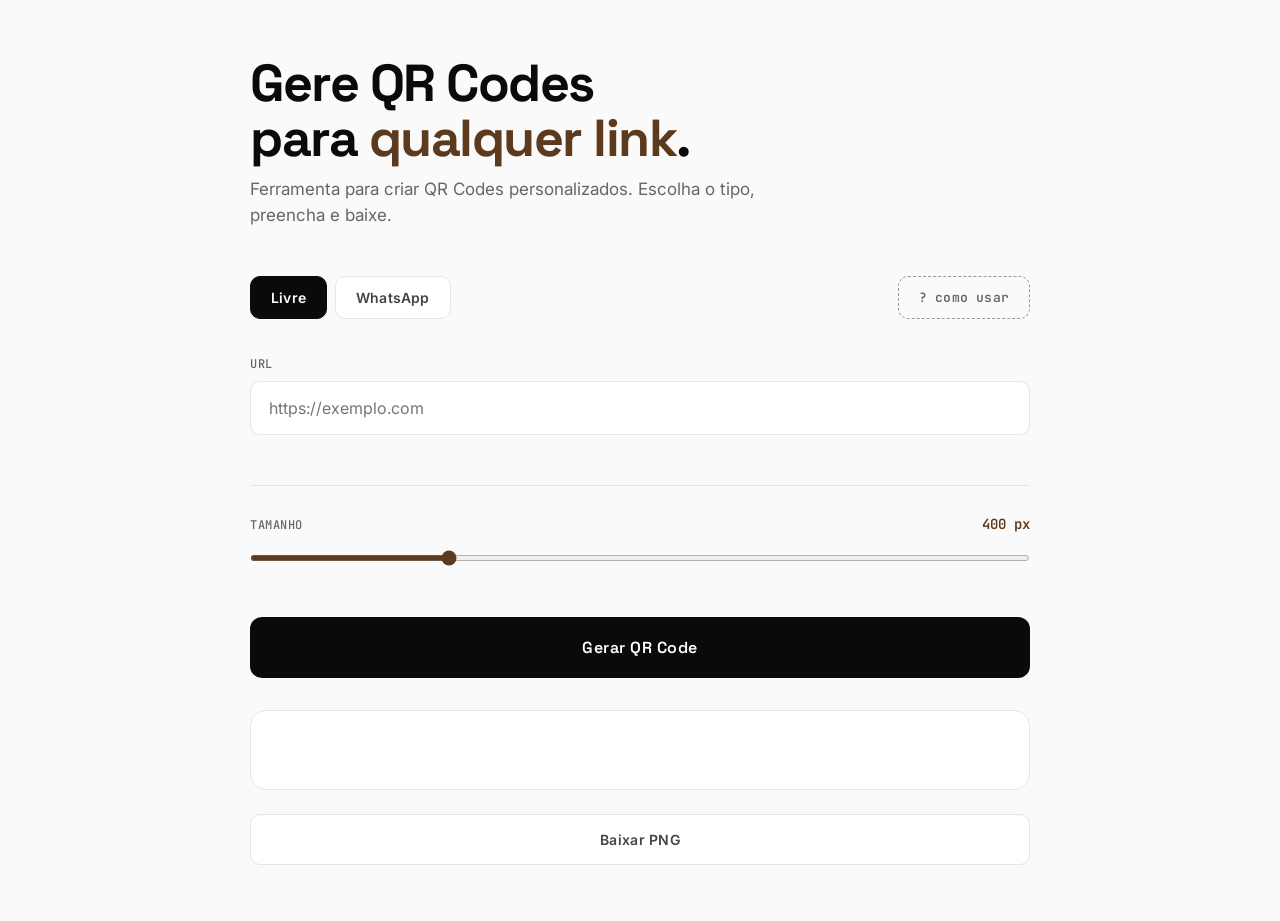
<file: index.html>
<!DOCTYPE html>
<html lang="PT-BR">

<head>
  <meta charset="UTF-8">
  <meta name="viewport" content="width=device-width, initial-scale=1.0">

  <!-- SEO -->
  <title>Gerador de QR Code Online — Grátis e Sem Cadastro</title>
  <meta name="description"
    content="Gerador de QR Code online gratuito. Crie QR Codes personalizados para links, WhatsApp e qualquer URL. Sem cadastro, sem marca d'água, direto no navegador.">
  <meta name="keywords"
    content="gerador de qr code, qr code online, criar qr code, qr code grátis, qr code whatsapp, gerador qr code gratuito">
  <meta name="author" content="Gustavo Motta">
  <meta name="robots" content="index, follow">
  <meta name="language" content="Portuguese">
  <meta name="theme-color" content="#0A0A0A">

  <!-- URL Canônica -->
  <link rel="canonical" href="https://qrcode.gustavomotta.dev.br/">

  <!-- Open Graph (WhatsApp, Facebook, LinkedIn) -->
  <meta property="og:type" content="website">
  <meta property="og:url" content="https://qrcode.gustavomotta.dev.br/">
  <meta property="og:title" content="Gerador de QR Code Online - Grátis e Sem Cadastro">
  <meta property="og:description"
    content="Crie QR Codes personalizados para links, WhatsApp e qualquer URL. Sem cadastro, sem marca d'água.">
  <meta property="og:locale" content="pt_BR">
  <meta property="og:site_name" content="Gerador de QR Code">

  <!-- Twitter Card -->
  <meta name="twitter:card" content="summary">
  <meta name="twitter:title" content="Gerador de QR Code Online - Grátis e Sem Cadastro">
  <meta name="twitter:description" content="Crie QR Codes personalizados para qualquer link. Sem cadastro.">

  <!-- Favicon -->
  <link rel="icon" href="diagram.svg" type="image/svg+xml">

  <!-- Fonts -->
  <link rel="preconnect" href="https://fonts.googleapis.com">
  <link rel="preconnect" href="https://fonts.gstatic.com" crossorigin>
  <link
    href="https://fonts.googleapis.com/css2?family=Inter:wght@400;500;600;700&family=JetBrains+Mono:wght@400;500;700&family=Space+Grotesk:wght@500;600;700&display=swap"
    rel="stylesheet">

  <!-- CSS -->
  <link rel="stylesheet" href="style.css">

  <!-- Dados estruturados (JSON-LD) -->
  <script type="application/ld+json">
  {
    "@context": "https://schema.org",
    "@type": "WebApplication",
    "name": "Gerador de QR Code",
    "url": "https://qrcode.gustavomotta.dev.br/",
    "description": "Gerador de QR Code online gratuito. Crie QR Codes personalizados para links, WhatsApp e qualquer URL.",
    "applicationCategory": "UtilityApplication",
    "operatingSystem": "Web",
    "browserRequirements": "Requer JavaScript",
    "offers": {
      "@type": "Offer",
      "price": "0",
      "priceCurrency": "BRL"
    },
    "author": {
      "@type": "Person",
      "name": "Gustavo Motta",
      "url": "https://www.linkedin.com/in/gustavomottadev",
      "sameAs": [
        "https://github.com/MottaGustavo",
        "https://www.linkedin.com/in/gustavomottadev"
      ]
    },
    "inLanguage": "pt-BR"
  }
  </script>

<body>

  <div class="container">

    <div class="header">
      <h1>Gere QR Codes<br>para <span>qualquer link</span>.</h1>
      <p>Ferramenta para criar QR Codes personalizados. Escolha o tipo, preencha e baixe.</p>
    </div>

    <!-- ABAS -->
    <div class="tabs">
      <button class="tab active" data-tab="custom">Livre</button>
      <button class="tab" data-tab="whatsapp">WhatsApp</button>
      <button class="tab help" data-tab="howto">? como usar</button>
    </div>

    <!-- LIVRE -->
    <div class="panel active" id="panel-custom">

      <label for="custom-url">URL</label>
      <input type="url" id="custom-url" placeholder="https://exemplo.com">
    </div>

    <!-- WHATSAPP -->
    <div class="panel" id="panel-whatsapp">

      <label for="wpp-number">Número do WhatsApp</label>
      <input type="text" id="wpp-number" placeholder="5547999999999">

      <label for="wpp-message">Mensagem pré-preenchida (opcional)</label>
      <textarea id="wpp-message" placeholder="Olá! Vim pelo QR Code e quero saber mais..."></textarea>
    </div>

    <!-- COMO USAR -->
    <div class="panel" id="panel-howto">
      <div class="how-to">
        <h3>Como <span>usar</span>.</h3>
        <p>Escolha a aba do tipo de link, preencha os dados e clique em <strong>Gerar QR Code</strong>.</p>

        <h4>Livre</h4>
        <ol>
          <li>Cole a URL completa, sempre com <code>https://</code></li>
          <li>Funciona com site, formulário, catálogo, rede social — qualquer link</li>
          <li>Clique em <code>Gerar QR Code</code> e baixe o PNG</li>
        </ol>

        <h4>WhatsApp</h4>
        <ol>
          <li>Digite o número com <code>55</code> + DDD + número (só dígitos)</li>
          <li>Escreva a mensagem que já virá pronta (opcional)</li>
          <li>Gere o QR — quem escanear abre a conversa direto</li>
        </ol>

        <h4>Salvar a imagem</h4>
        <ul>
          <li><strong>Desktop:</strong> clique em <code>Baixar PNG</code> e o arquivo baixa direto</li>
          <li><strong>Celular:</strong> segure a imagem do QR Code → <code>Salvar em Fotos</code></li>
          <li>Ou use o botão <code>Baixar PNG</code> para abrir o menu de compartilhamento</li>
        </ul>

        <h4>Dicas</h4>
        <ul>
          <li>Use <strong>fundo claro</strong> e <strong>QR escuro</strong> para melhor leitura</li>
          <li>Sempre <strong>teste escaneando</strong> com o celular antes de usar</li>
          <li>Para impressão em tamanhos grandes, use o tamanho máximo (1000 px)</li>
        </ul>
      </div>
    </div>

    <!-- PREVIEW DO LINK -->
    <div class="link-preview" id="link-preview">
      <div id="link-text"></div>
      <div class="link-preview-actions">
        <button onclick="copiarLink()">Copiar</button>
        <button onclick="testarLink()">Testar</button>
      </div>
    </div>

    <!-- OPÇÕES -->
    <div class="advanced">
      <div class="slider-row">
        <label for="size">Tamanho</label>
        <span class="value" id="size-value">400 px</span>
      </div>
      <input type="range" id="size" min="200" max="1000" step="50" value="400">
    </div>

    <!-- BOTÃO GERAR -->
    <button class="generate" onclick="gerar()">Gerar QR Code</button>

    <!-- QR -->
    <div id="qrcode-wrapper">
      <div id="qrcode"></div>
    </div>

    <!-- INSTRUÇÃO MOBILE -->
    <div class="mobile-hint" id="mobile-hint">
      <span class="mobile-hint-icon">📱</span>
      <div class="mobile-hint-text">
        <strong>Segure a imagem acima</strong>
        <span>→ Salvar em Fotos</span>
      </div>
    </div>

    <!-- DOWNLOAD -->
    <div class="actions">
      <button onclick="baixarPNG()">Baixar PNG</button>
    </div>

  </div>

  <!-- Biblioteca QRCode.js -->
  <script src="qrcode.min.js"></script>

  <script>
    // ===== DETECTAR MOBILE =====
    const isMobile = /Android|iPhone|iPad|iPod|Mobile/i.test(navigator.userAgent);

    // ===== TABS =====
    document.querySelectorAll('.tab').forEach(tab => {
      tab.addEventListener('click', () => {
        document.querySelectorAll('.tab').forEach(t => t.classList.remove('active'));
        document.querySelectorAll('.panel').forEach(p => p.classList.remove('active'));
        tab.classList.add('active');
        document.getElementById('panel-' + tab.dataset.tab).classList.add('active');
        atualizarPreview();
      });
    });

    // ===== SLIDER =====
    const sizeInput = document.getElementById('size');
    const sizeValue = document.getElementById('size-value');
    sizeInput.addEventListener('input', () => {
      sizeValue.textContent = sizeInput.value + ' px';
    });

    // ===== MONTAR LINK =====
    function montarLink() {
      const tab = document.querySelector('.tab.active').dataset.tab;

      if (tab === 'whatsapp') {
        const num = document.getElementById('wpp-number').value.replace(/\D/g, '');
        const msg = document.getElementById('wpp-message').value.trim();
        if (!num) return '';
        return 'https://wa.me/' + num + (msg ? '?text=' + encodeURIComponent(msg) : '');
      }

      if (tab === 'custom') {
        return document.getElementById('custom-url').value.trim();
      }

      return '';
    }

    // ===== PREVIEW =====
    function atualizarPreview() {
      const link = montarLink();
      const box = document.getElementById('link-preview');
      const txt = document.getElementById('link-text');
      if (link) {
        txt.textContent = '$ ' + link;
        box.classList.add('show');
      } else {
        box.classList.remove('show');
      }
    }

    document.querySelectorAll('input[type="text"], input[type="url"], textarea').forEach(el => {
      el.addEventListener('input', atualizarPreview);
    });

    // ===== COPIAR / TESTAR =====
    function copiarLink() {
      const link = montarLink();
      if (!link) return;
      navigator.clipboard.writeText(link).then(() => {
        const txt = document.getElementById('link-text');
        const original = txt.textContent;
        txt.textContent = '✓ link copiado';
        setTimeout(() => { txt.textContent = original; }, 1500);
      });
    }

    function testarLink() {
      const link = montarLink();
      if (!link) return;
      window.open(link, '_blank');
    }

    // ===== GERAR =====
    function gerar() {
      const link = montarLink();
      if (!link) { alert('Preencha os dados primeiro.'); return; }

      const size = parseInt(sizeInput.value);
      const div = document.getElementById('qrcode');
      div.innerHTML = '';

      new QRCode(div, {
        text: link,
        width: size,
        height: size,
        colorDark: '#0A0A0A',
        colorLight: '#FFFFFF',
        correctLevel: QRCode.CorrectLevel.H
      });

      // Mostra a instrução só no mobile
      if (isMobile) {
        document.getElementById('mobile-hint').classList.add('show');
      }
    }

    // ===== DOWNLOAD =====
    function baixarPNG() {
      const canvas = document.querySelector('#qrcode canvas');
      if (!canvas) { alert('Gere o QR Code primeiro.'); return; }

      // Desktop: baixa direto
      if (!isMobile) {
        canvas.toBlob((blob) => {
          const url = URL.createObjectURL(blob);
          const a = document.createElement('a');
          a.href = url;
          a.download = 'qrcode.png';
          a.click();
          setTimeout(() => URL.revokeObjectURL(url), 1000);
        }, 'image/png');
        return;
      }

      // Mobile: Web Share API primeiro
      canvas.toBlob((blob) => {
        if (!blob) { alert('Erro ao gerar imagem.'); return; }
        const file = new File([blob], 'qrcode.png', { type: 'image/png' });

        if (navigator.canShare && navigator.canShare({ files: [file] })) {
          navigator.share({
            files: [file],
            title: 'QR Code'
          }).catch((err) => {
            if (err.name !== 'AbortError') {
              abrirImagemParaSalvar(canvas);
            }
          });
          return;
        }
        abrirImagemParaSalvar(canvas);
      }, 'image/png');
    }

    // ===== FALLBACK: ABRIR IMAGEM EM NOVA ABA =====
    function abrirImagemParaSalvar(canvas) {
      const dataURL = canvas.toDataURL('image/png');
      const w = window.open();
      if (!w) { alert('Permita pop-ups para salvar a imagem.'); return; }

      w.document.write(`
        <!DOCTYPE html>
        <html>
          <head>
            <meta charset="UTF-8">
            <meta name="viewport" content="width=device-width, initial-scale=1">
            <title>Salvar QR Code</title>
            <style>
              * { box-sizing: border-box; margin: 0; padding: 0; }
              body {
                font-family: -apple-system, BlinkMacSystemFont, 'Segoe UI', sans-serif;
                background: #FAFAFA;
                display: flex; flex-direction: column;
                align-items: center; justify-content: center;
                min-height: 100vh; padding: 24px; text-align: center;
              }
              h1 { font-size: 20px; color: #0A0A0A; margin-bottom: 8px; font-weight: 700; }
              p { color: #666; font-size: 15px; margin-bottom: 24px; max-width: 320px; line-height: 1.5; }
              img {
                width: 100%; max-width: 320px; background: #fff; padding: 16px;
                border-radius: 12px; box-shadow: 0 4px 20px rgba(0,0,0,0.1);
              }
              .hint {
                margin-top: 24px; color: #5C3A1E; font-weight: 700; font-size: 15px;
                font-family: monospace; padding: 12px 20px;
                background: rgba(92, 58, 30, 0.08); border-radius: 8px;
              }
              .close {
                margin-top: 32px; padding: 12px 24px; background: #0A0A0A;
                color: #fff; border: none; border-radius: 8px;
                font-size: 14px; font-weight: 600; cursor: pointer;
              }
            </style>
          </head>
          <body>
            <h1>Seu QR Code está pronto</h1>
            <p>Toque e segure na imagem abaixo para salvar na sua galeria</p>
            <img src="${dataURL}" alt="QR Code">
            <p class="hint">toque longo → "Salvar em Fotos"</p>
            <button class="close" onclick="window.close()">Fechar</button>
          </body>
        </html>
      `);
      w.document.close();
    }

    atualizarPreview();
  </script>

</body>

</html>
</file>
<file: style.css>
:root {
  --fundo: #FAFAFA;
  --branco: #FFFFFF;
  --preto: #0A0A0A;
  --cinza-700: #444444;
  --cinza-500: #666666;
  --cinza-400: #999999;
  --cinza-200: #E5E5E5;
  --cinza-100: #F0F0F0;
  --marrom: #5C3A1E;
  --transicao: 0.3s ease;
}

* { box-sizing: border-box; margin: 0; padding: 0; }

body {
  font-family: 'Inter', sans-serif;
  background: var(--fundo);
  color: var(--preto);
  min-height: 100vh;
  padding: 56px 20px;
  line-height: 1.5;
  font-size: 15px;
}

.container {
  max-width: 780px;
  margin: 0 auto;
}

/* HEADER */
.header {
  margin-bottom: 48px;
}

.header h1 {
  font-family: 'Space Grotesk', sans-serif;
  font-size: 52px;
  font-weight: 700;
  letter-spacing: -1.5px;
  line-height: 1.05;
  color: var(--preto);
  margin-bottom: 12px;
}

.header h1 span { color: var(--marrom); }

.header p {
  color: var(--cinza-500);
  font-size: 17px;
  max-width: 520px;
}

/* TABS */
.tabs {
  display: flex;
  gap: 8px;
  margin-bottom: 36px;
  flex-wrap: wrap;
}

.tab {
  padding: 12px 20px;
  background: var(--branco);
  border: 1.5px solid var(--cinza-200);
  border-radius: 10px;
  color: var(--cinza-700);
  font-family: 'Inter', sans-serif;
  font-size: 14px;
  font-weight: 600;
  cursor: pointer;
  transition: var(--transicao);
  letter-spacing: 0.2px;
}

.tab:hover {
  border-color: var(--marrom);
  color: var(--marrom);
}

.tab.active {
  background: var(--preto);
  border-color: var(--preto);
  color: var(--branco);
}

/* ABA COMO USAR - DESTAQUE */
.tab.help {
  margin-left: auto;
  background: transparent;
  border: 1.5px dashed var(--cinza-400);
  color: var(--cinza-500);
  font-family: 'JetBrains Mono', monospace;
  font-size: 13px;
}

.tab.help:hover {
  border-color: var(--marrom);
  color: var(--marrom);
  border-style: solid;
}

.tab.help.active {
  background: var(--marrom);
  border-color: var(--marrom);
  color: var(--branco);
  border-style: solid;
}

/* PANELS */
.panel { display: none; }
.panel.active { display: block; }

/* FORM */
label {
  display: block;
  font-family: 'JetBrains Mono', monospace;
  font-size: 12px;
  font-weight: 500;
  color: var(--cinza-500);
  margin-bottom: 8px;
  letter-spacing: 0.5px;
  text-transform: uppercase;
}

input[type="text"],
input[type="url"],
textarea {
  width: 100%;
  padding: 16px 18px;
  background: var(--branco);
  border: 1.5px solid var(--cinza-200);
  border-radius: 10px;
  color: var(--preto);
  font-family: 'Inter', sans-serif;
  font-size: 16px;
  margin-bottom: 22px;
  transition: var(--transicao);
}

input:focus, textarea:focus {
  outline: none;
  border-color: var(--marrom);
  box-shadow: 0 0 0 4px rgba(92, 58, 30, 0.08);
}

textarea {
  resize: vertical;
  min-height: 90px;
  font-family: 'Inter', sans-serif;
}

/* LINK PREVIEW */
.link-preview {
  background: var(--preto);
  border-radius: 10px;
  padding: 16px 18px;
  font-family: 'JetBrains Mono', monospace;
  font-size: 13px;
  color: #B8FFB8;
  word-break: break-all;
  margin-bottom: 28px;
  display: none;
}

.link-preview.show { display: block; }

.link-preview-actions {
  display: flex;
  gap: 8px;
  margin-top: 14px;
}

.link-preview-actions button {
  flex: 1;
  padding: 10px;
  font-size: 12px;
  background: rgba(255, 255, 255, 0.1);
  color: var(--branco);
  border: 1px solid rgba(255, 255, 255, 0.2);
  border-radius: 6px;
  cursor: pointer;
  font-family: 'JetBrains Mono', monospace;
  letter-spacing: 0.5px;
  text-transform: uppercase;
  font-weight: 500;
  transition: var(--transicao);
}

.link-preview-actions button:hover {
  background: var(--marrom);
  border-color: var(--marrom);
}

/* OPÇÕES */
.advanced {
  margin: 28px 0;
  padding-top: 28px;
  border-top: 1px solid var(--cinza-200);
}

.slider-row {
  display: flex;
  justify-content: space-between;
  align-items: baseline;
  margin-bottom: 10px;
}

.slider-row label { margin-bottom: 0; }

.slider-row .value {
  font-family: 'JetBrains Mono', monospace;
  font-size: 14px;
  color: var(--marrom);
  font-weight: 600;
}

input[type="range"] {
  width: 100%;
  margin-bottom: 20px;
  accent-color: var(--marrom);
  height: 6px;
}

/* BOTÃO PRINCIPAL */
button.generate {
  width: 100%;
  padding: 20px;
  background: var(--preto);
  color: var(--branco);
  border: none;
  border-radius: 12px;
  font-family: 'Space Grotesk', sans-serif;
  font-size: 16px;
  font-weight: 600;
  letter-spacing: 0.5px;
  cursor: pointer;
  transition: var(--transicao);
  margin-top: 8px;
}

button.generate:hover {
  background: var(--marrom);
  transform: translateY(-1px);
}

/* QR PREVIEW */
#qrcode-wrapper {
  margin: 32px auto 24px;
  display: flex;
  justify-content: center;
  align-items: center;
  padding: 32px;
  background: var(--branco);
  border: 1.5px solid var(--cinza-200);
  border-radius: 16px;
  min-height: 80px;
  max-width: 100%;
  overflow: hidden;
}

#qrcode img, #qrcode canvas { max-width: 100%; display: block; }

/* INSTRUÇÃO MOBILE */
.mobile-hint {
  display: none;
  align-items: flex-start;
  gap: 12px;
  padding: 16px 18px;
  background: rgba(92, 58, 30, 0.06);
  border: 1.5px dashed var(--marrom);
  border-radius: 10px;
  margin-bottom: 16px;
  animation: fadeIn 0.4s ease;
}

.mobile-hint.show { display: flex; }

.mobile-hint-icon {
  font-size: 24px;
  line-height: 1;
  flex-shrink: 0;
}

.mobile-hint-text {
  display: flex;
  flex-direction: column;
  gap: 4px;
}

.mobile-hint-text strong {
  font-family: 'Space Grotesk', sans-serif;
  font-size: 15px;
  font-weight: 600;
  color: var(--marrom);
  letter-spacing: -0.2px;
}

.mobile-hint-text span {
  font-size: 13px;
  color: var(--cinza-500);
  font-family: 'JetBrains Mono', monospace;
}

@keyframes fadeIn {
  from { opacity: 0; transform: translateY(-4px); }
  to { opacity: 1; transform: translateY(0); }
}

/* DOWNLOAD */
.actions {
  display: grid;
  grid-template-columns: 1fr;
  gap: 10px;
  margin-top: 16px;
}

.actions button {
  padding: 16px;
  background: var(--branco);
  color: var(--cinza-700);
  border: 1.5px solid var(--cinza-200);
  border-radius: 10px;
  font-family: 'Inter', sans-serif;
  font-size: 14px;
  font-weight: 600;
  letter-spacing: 0.3px;
  cursor: pointer;
  transition: var(--transicao);
}

.actions button:hover {
  color: var(--marrom);
  border-color: var(--marrom);
}

/* ABA COMO USAR */
.how-to h3 {
  font-family: 'Space Grotesk', sans-serif;
  font-size: 32px;
  color: var(--preto);
  margin-bottom: 16px;
  font-weight: 700;
  letter-spacing: -0.8px;
}

.how-to h3 span { color: var(--marrom); }

.how-to > p {
  color: var(--cinza-500);
  font-size: 16px;
  margin-bottom: 28px;
  line-height: 1.6;
}

.how-to h4 {
  font-family: 'JetBrains Mono', monospace;
  font-size: 14px;
  color: var(--marrom);
  margin: 28px 0 12px;
  font-weight: 700;
  letter-spacing: 0.5px;
  text-transform: uppercase;
}

.how-to p, .how-to li {
  font-size: 15px;
  color: var(--cinza-700);
  line-height: 1.7;
}

.how-to ol, .how-to ul {
  padding-left: 22px;
  margin-bottom: 10px;
}

.how-to li { margin-bottom: 6px; }

.how-to code {
  background: var(--cinza-100);
  padding: 3px 8px;
  border-radius: 5px;
  font-family: 'JetBrains Mono', monospace;
  font-size: 13px;
  color: var(--marrom);
}

/* RESPONSIVO */
@media (max-width: 600px) {
  body { padding: 32px 16px; }
  .header h1 { font-size: 38px; letter-spacing: -1px; }
  .header p { font-size: 15px; }
  .tab.help { margin-left: 0; }
  .tabs { gap: 6px; }
  .tab { padding: 10px 14px; font-size: 13px; }
}
</file>
